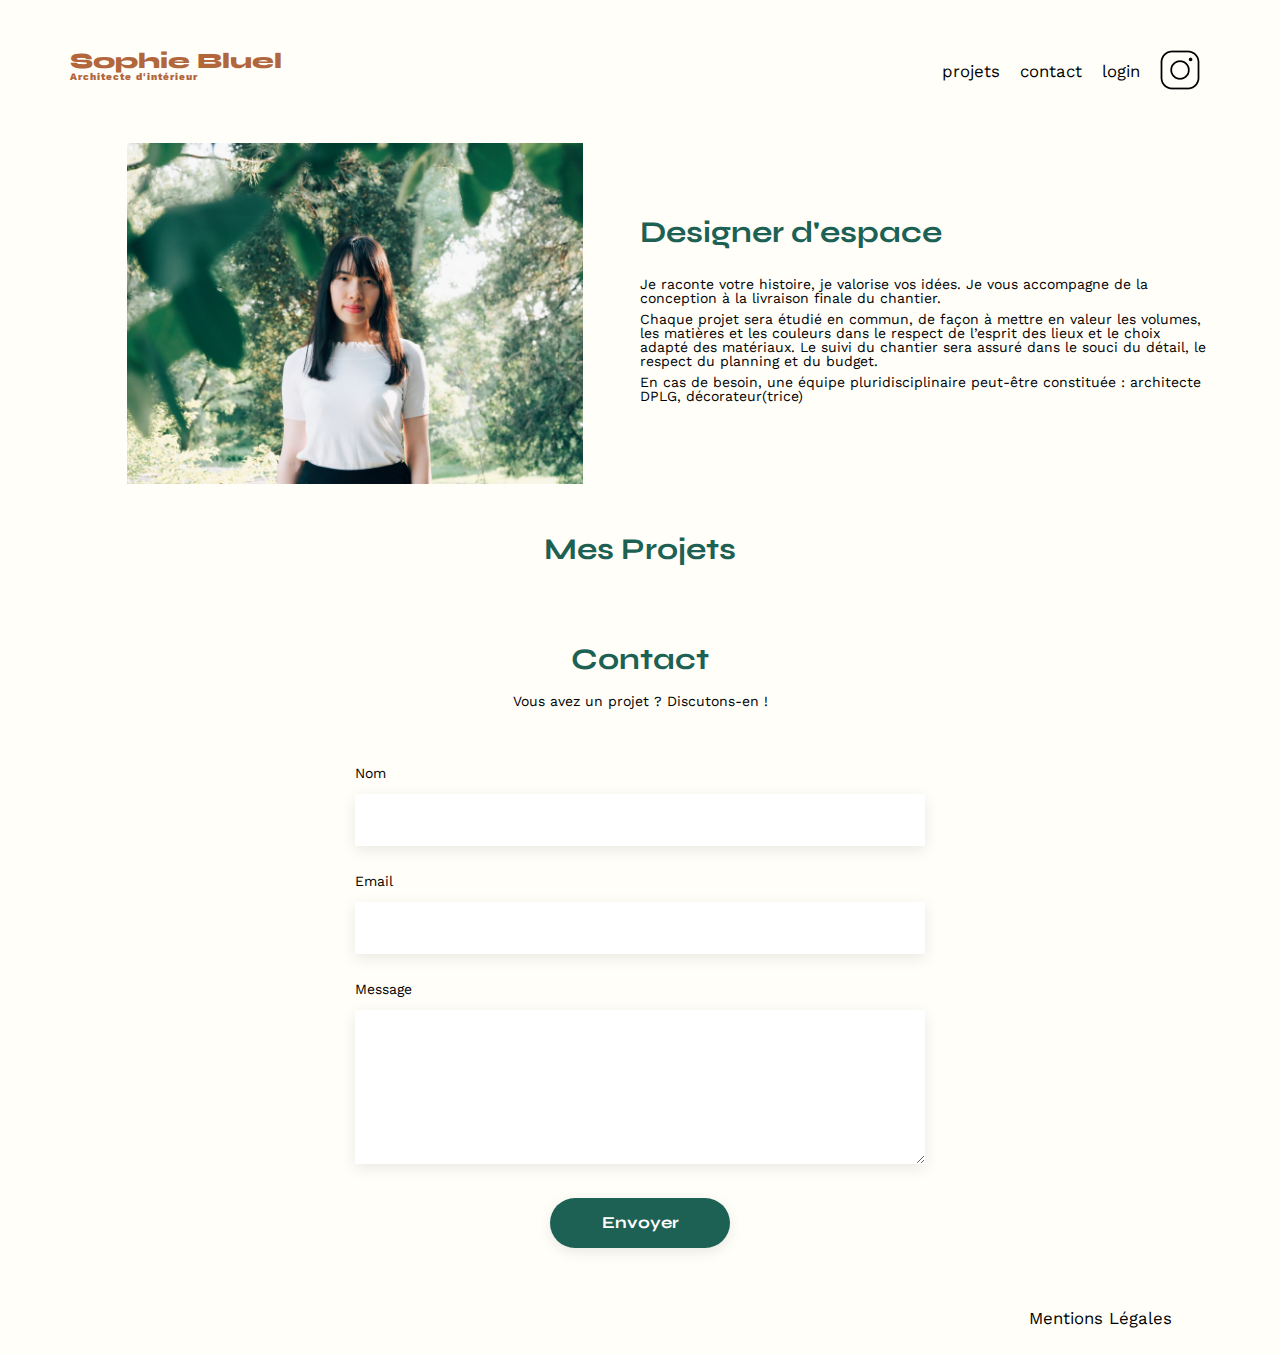
<file: FrontEnd/index.html>
<!DOCTYPE html>
<html lang="fr">

<head>
	<meta charset="UTF-8">
	<title>Sophie Bluel - Architecte d'intérieur</title>
	<meta name="viewport" content="width=device-width, initial-scale=1.0">
	<link rel="preconnect" href="https://fonts.googleapis.com">
	<link rel="preconnect" href="https://fonts.gstatic.com" crossorigin>
	<link href="https://fonts.googleapis.com/css2?family=Syne:wght@700;800&family=Work+Sans&display=swap"
		rel="stylesheet">
	<meta name="description" content="">
	<link rel="stylesheet" href="./assets/style/style.css">
</head>

<body class="body-index">
	<div class="admin-header" id="adminHeader">
		<div class="admin-header-content">
			<img src="./assets/icons/Vector.png" alt="Carré et crayon blanc">
			<p>Mode édition</p>
		</div>
	</div>
	<div class="all-doc" id="allDoc">
		<header>
			<h1>Sophie Bluel <span>Architecte d'intérieur</span></h1>
			<nav>
				<ul>
					<li><a id="navProject">projets</a></li>
					<li><a id="navContact">contact</a></li>
					<li><a href="./login.html" id="loginButton">login</a></li>
					<li><img src="./assets/icons/instagram.png" alt="Instagram"></li>
				</ul>
			</nav>
		</header>
		<main>
			<section id="introduction">
				<figure>
					<img src="./assets/images/sophie-bluel.png" alt="">
				</figure>
				<article>
					<h2>Designer d'espace</h2>
					<p>Je raconte votre histoire, je valorise vos idées. Je vous accompagne de la conception à la
						livraison
						finale du chantier.</p>
					<p>Chaque projet sera étudié en commun, de façon à mettre en valeur les volumes, les matières et les
						couleurs dans le respect de l’esprit des lieux et le choix adapté des matériaux. Le suivi du
						chantier sera assuré dans le souci du détail, le respect du planning et du budget.</p>
					<p>En cas de besoin, une équipe pluridisciplinaire peut-être constituée : architecte DPLG,
						décorateur(trice)</p>
				</article>
			</section>
			<section id="portfolio">
				<div class="portfolio-title">
					<h2>Mes Projets</h2>
					<div class="modal-button-open" id="adminButton">
						<img src="./assets/icons/Group.png" alt="Carré et crayon blanc">
						<p>modifier</p>
					</div>
				</div>

				<div class="filters" id="hideFilter"></div>
				<div class="gallery">

				</div>
			</section>
			<section id="contact">
				<h2>Contact</h2>
				<p>Vous avez un projet ? Discutons-en !</p>
				<form action="#" method="post">
					<label for="name">Nom</label>
					<input type="text" name="name" id="name">
					<label for="email">Email</label>
					<input type="email" name="email" id="email">
					<label for="message">Message</label>
					<textarea name="message" id="message" cols="30" rows="10"></textarea>
					<input type="submit" value="Envoyer">
				</form>
			</section>
		</main>

		<footer>
			<nav>
				<ul>
					<li>Mentions Légales</li>
				</ul>
			</nav>
		</footer>

	</div>
	<!-- Modal Gallerie -->
	<div class="modal-container">
		<div class="modal-overlay"></div>
		<div class="modal">
			<div class="modal-header">
				<div class="modal-nav-buttons">
					<img class="modal-nav-button modal-arrow-left" src="./assets/icons/arrow-left.png"
						alt="Fleche gauche">
					<img class="modal-nav-button modal-cross-right" src="./assets/icons/xmark.png" alt="Croix droite">
				</div>
				<h3 class="modal-title"></h3>
			</div>
			<div class="modal-content"></div>
			<form class="modal-add-content">
			</form>
			<div class=" break-content break">
			</div>
			<div class="modal-action-buttons">
				<div class="button-action modal-footer-gallery btn-green"></div>
			</div>
		</div>
	</div>
	<!-- Script JavaScript -->
	<script src="./assets/js/base/javascript.js" type="module"></script>
	<script src="./assets/js/admin/admin.js" type="module"></script>
</body>

</html>
</file>
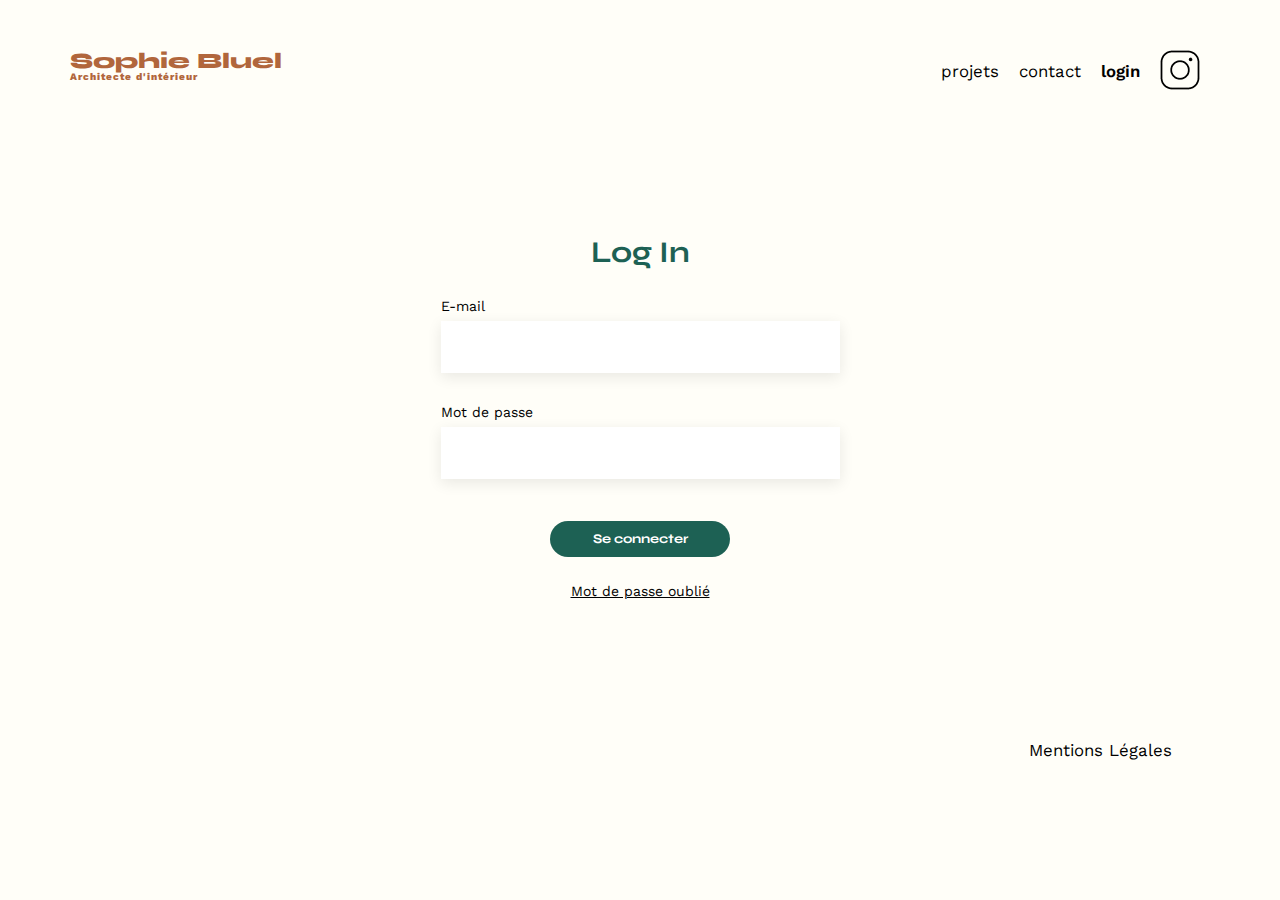
<file: FrontEnd/login.html>
<!DOCTYPE html>
<html lang="fr">

<head>
    <meta charset="UTF-8">
    <title>Sophie Bluel - Architecte d'intérieur</title>
    <meta name="viewport" content="width=device-width, initial-scale=1.0">
    <link rel="preconnect" href="https://fonts.googleapis.com">
    <link rel="preconnect" href="https://fonts.gstatic.com" crossorigin>
    <link href="https://fonts.googleapis.com/css2?family=Syne:wght@700;800&family=Work+Sans&display=swap"
        rel="stylesheet">
    <meta name="description" content="">
    <link rel="stylesheet" href="./assets/style/style.css">
</head>

<body class="body-login">
    <div class="all-doc">
        <header>
            <h1>Sophie Bluel <span>Architecte d'intérieur</span></h1>
            <nav>
                <ul>
                    <li><a href="#">projets</a></li>
                    <li><a href="#">contact</a></li>
                    <li class="login"><a href="./login.html">login</a></li>
                    <li><img src="./assets/icons/instagram.png" alt="Instagram"></li>
                </ul>
            </nav>
        </header>
        <main class="form-container">
            <h2>Log In</h2>
            <form action="#" id="formContent" method="POST">
                <label for="email">E-mail</label>
                <input class="input-content" type="text" name="email" id="email" required>
                <label for="password">Mot de passe</label>
                <input class="input-content" type="password" name="password" id="password" required>
                <span id="error" class="error"></span>
                <input type="submit" value="Se connecter" class="form-button">
            </form>
            <a href="#">Mot de passe oublié</a>
        </main>

        <footer>
            <nav>
                <ul>
                    <li>Mentions Légales</li>
                </ul>
            </nav>
        </footer>
    </div>
    <!-- Script JavaScript -->
    <script src="./assets/js/base/login.js" type="module"></script>
</body>

</html>
</file>
<file: FrontEnd/assets/style/style.css>
/* http://meyerweb.com/eric/tools/css/reset/
   v2.0 | 20110126
   License: none (public domain)
*/

html,
body,
div,
span,
applet,
object,
iframe,
h1,
h2,
h3,
h4,
h5,
h6,
p,
blockquote,
pre,
a,
abbr,
acronym,
address,
big,
cite,
code,
del,
dfn,
em,
img,
ins,
kbd,
q,
s,
samp,
small,
strike,
strong,
sub,
sup,
tt,
var,
b,
u,
i,
center,
dl,
dt,
dd,
ol,
ul,
li,
fieldset,
form,
label,
legend,
table,
caption,
tbody,
tfoot,
thead,
tr,
th,
td,
article,
aside,
canvas,
details,
embed,
figure,
figcaption,
footer,
header,
hgroup,
menu,
nav,
output,
ruby,
section,
summary,
time,
mark,
audio,
video {
	margin: 0;
	padding: 0;
	border: 0;
	font-size: 100%;
	font: inherit;
	vertical-align: baseline;
}
/* HTML5 display-role reset for older browsers */
article,
aside,
details,
figcaption,
figure,
footer,
header,
hgroup,
menu,
nav,
section {
	display: block;
}
body {
	line-height: 1;
}
ol,
ul {
	list-style: none;
}
blockquote,
q {
	quotes: none;
}
blockquote:before,
blockquote:after,
q:before,
q:after {
	content: "";
	content: none;
}
table {
	border-collapse: collapse;
	border-spacing: 0;
}
/** end reset css**/
.body-index {
	margin: auto;
	font-family: "Work Sans";
	font-size: 14px;
	background-color: #fffef8;
	display: flex;
	flex-direction: column;
}

.body-login {
	margin: auto;
	font-family: "Work Sans";
	font-size: 14px;
	background-color: #fffef8;
}

.all-doc {
	max-width: 1140px;
	margin: auto;
	font-family: "Work Sans";
	font-size: 14px;
	background-color: #fffef8;
}

header {
	display: flex;
	justify-content: space-between;
	margin: 50px 0;
}
section {
	margin: 50px 0;
}

h1 {
	display: flex;
	flex-direction: column;
	font-family: "Syne";
	font-size: 22px;
	font-weight: 800;
	color: #b1663c;
}

h1 > span {
	font-family: "Work Sans";
	font-size: 10px;
	letter-spacing: 0.1em;
}

h2 {
	font-family: "Syne";
	font-weight: 700;
	font-size: 30px;
	color: #1d6154;
}
nav ul {
	display: flex;
	align-items: center;
	list-style-type: none;
}
nav li {
	padding: 0 10px;
	font-size: 1.2em;
}

nav a {
	text-decoration: none;
	color: inherit;
	cursor: pointer;
}

li:hover {
	color: #b1663c;
}
#introduction {
	display: flex;
	align-items: center;
}
#introduction figure {
	flex: 1;
}
#introduction img {
	display: block;
	margin: auto;
	width: 80%;
}

#introduction article {
	flex: 1;
}
#introduction h2 {
	margin-bottom: 1em;
}

#introduction p {
	margin-bottom: 0.5em;
}
#portfolio h2 {
	text-align: center;
	margin-bottom: 1em;
}
.gallery {
	width: 100%;
	display: grid;
	grid-template-columns: 1fr 1fr 1fr;
	grid-column-gap: 20px;
	grid-row-gap: 20px;
}

.gallery img {
	width: 100%;
}
#contact {
	width: 50%;
	margin: auto;
}
#contact > * {
	text-align: center;
}
#contact h2 {
	margin-bottom: 20px;
}
#contact form {
	text-align: left;
	margin-top: 30px;
	display: flex;
	flex-direction: column;
}

#contact input {
	height: 50px;
	font-size: 1.2em;
	border: none;
	box-shadow: 0px 4px 14px rgba(0, 0, 0, 0.09);
}
#contact label {
	margin: 2em 0 1em 0;
}
#contact textarea {
	border: none;
	box-shadow: 0px 4px 14px rgba(0, 0, 0, 0.09);
}

input[type="submit"] {
	font-family: "Syne";
	font-weight: 700;
	color: white;
	background-color: #1d6154;
	margin: 2em auto;
	width: 180px;
	text-align: center;
	border-radius: 60px;
}

footer nav ul {
	display: flex;
	justify-content: flex-end;
	margin: 2em;
}

/* Header admin */
.admin-header {
	width: 100%;
	height: 3.6rem;
	background-color: #000;
	display: flex;
	justify-content: center;
	align-items: center;

	display: none;
}

.admin-header-content {
	color: #fff;
	display: flex;
	gap: 0.7rem;
	cursor: pointer;
}

/* Boutton modifier */
.portfolio-title {
	display: flex;
	flex-direction: row;
	justify-content: center;
	gap: 1.9rem;
}

.modal-button-open {
	color: #000;
	display: flex;
	flex-direction: row;
	align-items: flex-start;
	padding-top: 0.6rem;
	gap: 0.6rem;
	display: none;
	cursor: pointer;
}

/* Filtres */
.filters {
	display: flex;
	justify-content: center;
}

.buttonFilter {
	height: 2.3rem;
	border-radius: 3.75rem;
	border: 1px solid #1d6154;
	background: #fffef8;
	cursor: pointer;
	font-size: 1rem;
	font-style: normal;
	font-weight: 700;
	line-height: normal;
	text-align: center;
	color: #1d6154;
	margin-bottom: 3rem;
	margin-left: 0.7rem;
	font-family: "Syne", sans-serif;
	padding: 0.5rem 1.8rem 0.5rem 1.8rem;
}

.buttonFilter:hover {
	background-color: #1d6154;
	color: #fff;
}

.buttonFilter-active {
	background-color: #1d6154;
	color: #fff;
}

/*----- Page de Connection -----*/
.login {
	font-weight: 600;
}

/* Formulaire de Connection */
.form-container {
	display: flex;
	flex-direction: column;
	justify-content: center;
	align-items: center;
	margin: 9rem 0 9rem 0;
}

.form-container a {
	color: inherit;
}

#formContent {
	display: flex;
	flex-direction: column;
	width: 35%;
}

#formContent label {
	margin-top: 2rem;
}

.input-content {
	margin-top: 0.5rem;
	height: 50px;
	font-size: 1.2em;
	border: none;
	box-shadow: 0px 4px 14px rgba(0, 0, 0, 0.09);
}

.form-button {
	width: 11.1875rem;
	height: 2.25rem;
	border: none;
	cursor: pointer;
}

/* message d'erreur login */
.error {
	color: #d65353;
	font-size: 1rem;
	margin-top: 1em;
	text-align: center;
}

/* overlay */
.modal-overlay {
	background: rgba(0, 0, 0, 0.3);
	position: fixed;
	top: 0;
	left: 0;
	right: 0;
	bottom: 0;
}

.modal-container {
	display: none;
}

/* Modal */
.modal {
	display: flex;
	flex-direction: column;
	position: absolute;
	top: 37rem;
	left: 30%;
	width: 40%;
	height: auto;
	background: #fff;
	align-items: center;
	border-radius: 0.625rem;
}

.break {
	width: 70%;
	height: 0.1rem;
	background: #b3b3b3;
	margin: 2rem 0;
}

.modal-header {
	display: flex;
	flex-direction: column;
	width: 100%;
	height: auto;
	align-items: center;
	margin-top: 1rem;
}

.modal-nav-buttons {
	display: flex;
	flex-direction: row;
}

.modal-nav-button {
	cursor: pointer;
}

.modal-cross-right {
	position: absolute;
	right: 1rem;
}

.modal-arrow-left {
	position: absolute;
	left: 1rem;
	display: none;
}

.modal-title {
	color: #000;
	text-align: center;
	font-family: Work Sans;
	font-size: 1.625rem;
	font-style: normal;
	font-weight: 400;
	line-height: normal;
	margin-top: 2rem;
}

.modal-action-buttons {
	width: 100%;
	height: auto;
	display: flex;
	flex-direction: column;
	align-items: center;
	justify-content: center;
	margin: 0 0 2rem 0;
}

.button-action {
	display: flex;
	justify-content: center;
	align-items: center;
	width: 14.8125rem;
	height: 2.25rem;
	border-radius: 3.75rem;
	color: #fff;
	background: #a7a7a7;
	text-align: center;
	font-family: Syne;
	font-size: 0.875rem;
	font-style: normal;
	font-weight: 700;
	line-height: normal;
	cursor: pointer;
	border: none;
}

.btn-green {
	background: #1d6154;
}

.modal-content {
	width: 60%;
	height: auto;
	display: flex;
	flex-wrap: wrap;
	margin: 2rem 0 0 0;
}

.modal-article {
	display: flex;
	flex-direction: column;
	margin-top: 1.4rem;
	margin-left: 0.7rem;
}

.modal-article-image {
	width: 5rem;
}

.modal-article-button {
	position: absolute;
	align-self: flex-end;
	margin: 0.3rem 0.3rem 0 0;
	border: 3px solid #000;
	background-color: #000;
	border-radius: 0.2rem;
	cursor: pointer;
}

/* Modal add */
.modal-add-content {
	display: none;
	width: 70%;
	height: auto;
	margin-top: 2rem;
	display: flex;
	flex-direction: column;
	align-items: center;
}

.add-img-preview {
	width: 8rem;
	height: 10rem;
}

.modal-add-image {
	width: 100%;
	height: 10rem;
	border-radius: 0.1875rem;
	background: #e8f1f6;
	display: flex;
	flex-direction: column;
	align-items: center;
	justify-content: space-evenly;
}

.add-img-button {
	width: 10.8125rem;
	height: 2.25rem;
	border-radius: 3.125rem;
	background: #cbd6dc;
	border: none;
	color: #306685;
	text-align: center;
	font-family: Work Sans;
	font-size: 0.875rem;
	font-style: normal;
	font-weight: 500;
	line-height: normal;
}

.add-img-preview {
	display: none;
}

.add-img-input {
	display: none;
}

.add-img-text {
	color: #444;
	text-align: center;
	font-family: Work Sans;
	font-size: 0.625rem;
	font-style: normal;
	font-weight: 400;
	line-height: normal;
}

.modal-add-input-box {
	width: 100%;
	height: auto;
	display: flex;
	flex-direction: column;
}

.modal-input-title {
	color: #3d3d3d;
	font-family: Work Sans;
	font-size: 0.875rem;
	font-style: normal;
	font-weight: 500;
	line-height: normal;
	margin: 1rem 0 0.2rem 0;
}

.modal-input {
	height: 3.1875rem;
	border: none;
	background: #fff;
	box-shadow: 0px 4px 14px 0px rgba(0, 0, 0, 0.09);
	color: #444;
	font-family: Work Sans;
	font-size: 1rem;
	font-style: normal;
	font-weight: 400;
	line-height: normal;
	padding-left: 1rem;
}

select,
option {
	font-family: Work Sans, sans-serif;
}
</file>
